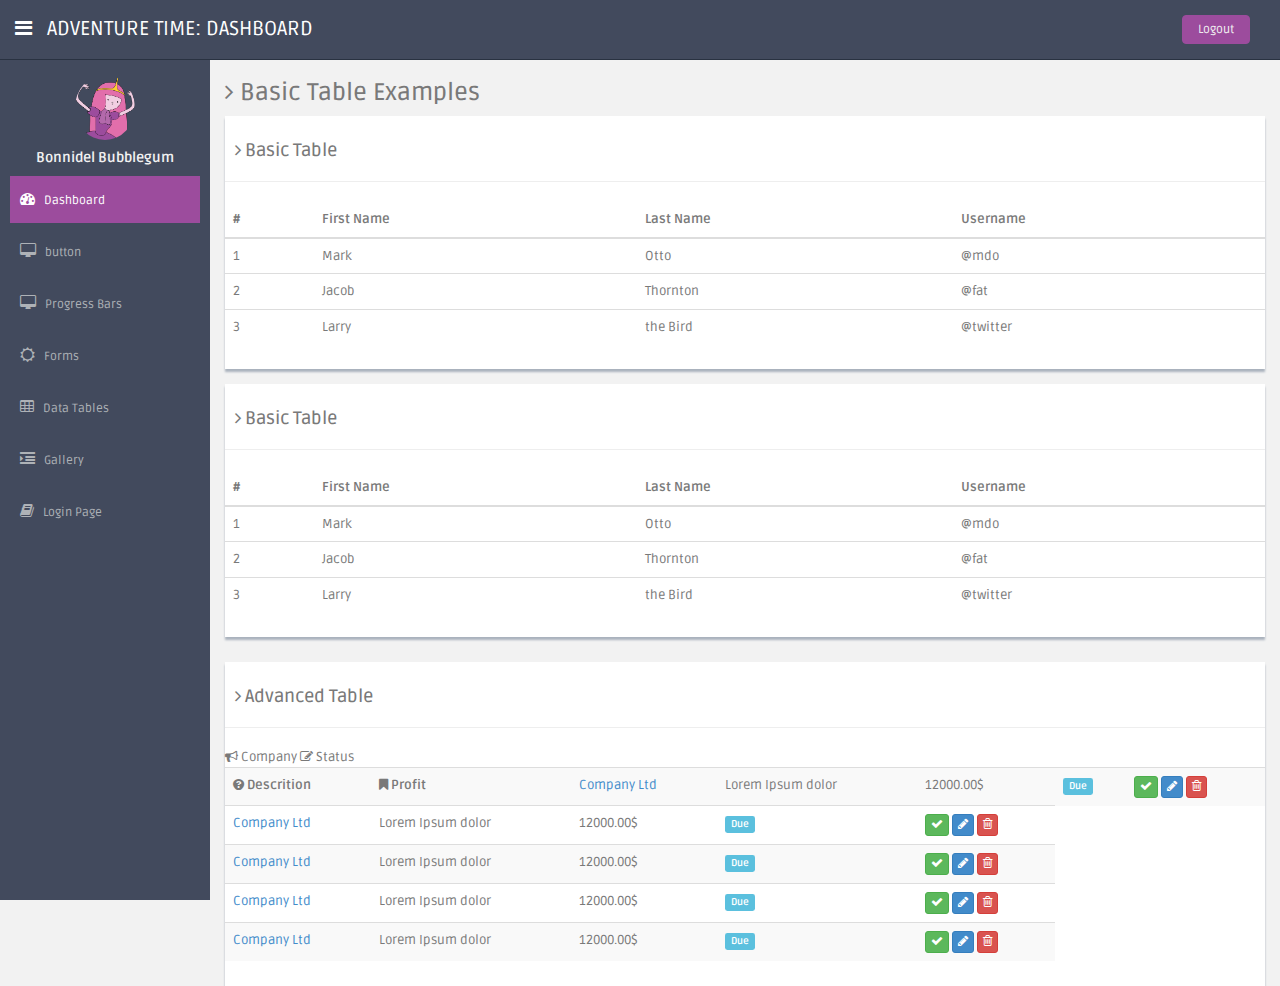
<file: basic_tables.html>
<!DOCTYPE html>
<html lang="en">
  <head>
    <meta charset="utf-8">
    <meta name="viewport" content="width=device-width, initial-scale=1.0">
    <meta name="description" content="">
    <meta name="author" content="Dashboard">
    <meta name="keyword" content="Dashboard, Bootstrap, Admin, Template, Theme, Responsive, Fluid, Retina">

    <title>Adventure time: Dashboard</title>

    <link href="css/bootstrap.css" rel="stylesheet">
    <link href="css/font-awesome.css" rel="stylesheet" />
    <link href="css/adventure-time-theme.css" rel="stylesheet">
    <link href="css/adventure-time-theme-responsive.css" rel="stylesheet">

    <!-- HTML5 shim and Respond.js IE8 support of HTML5 elements and media queries -->
    <!--[if lt IE 9]>
      <script src="https://oss.maxcdn.com/libs/html5shiv/3.7.0/html5shiv.js"></script>
      <script src="https://oss.maxcdn.com/libs/respond.js/1.4.2/respond.min.js"></script>
    <![endif]-->
  </head>

  <body>


      <section id="container" >
        <header class="header black-bg">
          <div class="sidebar-toggle-box">
            <div class="fa fa-bars tooltips" data-placement="right" data-original-title="Toggle Navigation"></div>
          </div>      
          <a href="dashboard.html" class="logo">
            <p class="hidden-xs">ADVENTURE TIME: DASHBOARD</p>
            <p class="visible-xs">ADV.TIME</p>
          </a>
          <div class="top-menu">
            <ul class="nav pull-right top-menu">
              <li><a class="logout" href="login.html">Logout</a></li>
            </ul>
          </div>
        </header>

          <div id="sidebar"  class="nav-collapse ">
            <ul class="sidebar-menu">
              <p class="text-center">
                <a href="profile.html">
                  <img src="img/profile_avatar.png" class="img-circle" width="60">
                </a>
              </p>
              <h5 class="text-center">Bonnidel Bubblegum</h5>
              <li class="sub-menu">
                <a class="active" href="dashboard.html">
                  <i class="fa fa-dashboard"></i>
                  <span>Dashboard</span>
                </a>
              </li>
              <li class="sub-menu">
                <a href="buttons.html">
                  <i class="fa fa-desktop"></i>
                  <span>button</span>
                </a>
              </li>

              <li class="sub-menu">
                <a href="progress.html">
                  <i class="fa fa-desktop"></i>
                  <span>Progress Bars</span>
                </a>  
              </li>

              <li class="sub-menu">
                <a href="form_component.html">
                  <i class="fa fa-sun-o"></i>
                  <span>Forms</span>
                </a>
              </li>

              <li class="sub-menu">
                <a href="basic_tables.html">
                  <i class="fa fa-table"></i>
                  <span>Data Tables</span>
                </a>
              </li>

              <li class="sub-menu">
                <a href="gallery.html">
                  <i class="fa fa-indent"></i>
                  <span>Gallery</span>
                </a>
              </li>

              <li class="sub-menu">
                <a href="login.html">
                  <i class="fa fa-book"></i>
                  <span>Login Page</span>
                </a>
              </li>
            </ul>

          </div>
        </section>


 <section id="main-content">
        <section class="wrapper">
          <h3><i class="fa fa-angle-right"></i> Basic Table Examples</h3>
          <div class="row">
            
            <div class="col-md-12">
              <div class="content-panel">
                <h4><i class="fa fa-angle-right"></i> Basic Table</h4>
                <hr>
                <table class="table">
                  <thead>
                    <tr>
                      <th>#</th>
                      <th>First Name</th>
                      <th>Last Name</th>
                      <th>Username</th>
                    </tr>
                  </thead>
                  <tbody>
                    <tr>
                      <td>1</td>
                      <td>Mark</td>
                      <td>Otto</td>
                      <td>@mdo</td>
                    </tr>
                    <tr>
                      <td>2</td>
                      <td>Jacob</td>
                      <td>Thornton</td>
                      <td>@fat</td>
                    </tr>
                    <tr>
                      <td>3</td>
                      <td>Larry</td>
                      <td>the Bird</td>
                      <td>@twitter</td>
                    </tr>
                  </tbody>
                </table>
              </div>
              </div>
              </div>
              </section>
              <div class="col-md-12">
              <div class="content-panel">
                <h4><i class="fa fa-angle-right"></i> Basic Table</h4>
                <hr>
                <table class="table">
                  <thead>
                    <tr>
                      <th>#</th>
                      <th>First Name</th>
                      <th>Last Name</th>
                      <th>Username</th>
                    </tr>
                  </thead>
                  <tbody>
                    <tr>
                      <td>1</td>
                      <td>Mark</td>
                      <td>Otto</td>
                      <td>@mdo</td>
                    </tr>
                    <tr>
                      <td>2</td>
                      <td>Jacob</td>
                      <td>Thornton</td>
                      <td>@fat</td>
                    </tr>
                    <tr>
                      <td>3</td>
                      <td>Larry</td>
                      <td>the Bird</td>
                      <td>@twitter</td>
                    </tr>
                  </tbody>
                </table>
              </div>
              
            
            <div class="row mt">
            <div class="col-md-12">
              <div class="content-panel">
                <table class="table table-striped table-advance table-hover">
                  <h4><i class="fa fa-angle-right"></i> Advanced Table</h4>
                  <hr>
                
                    
                      <i class="fa fa-bullhorn"></i> Company
                      <th class="hidden-phone"><i class="fa fa-question-circle"></i> Descrition</th>
                      <th><i class="fa fa-bookmark"></i> Profit</th>
                      <i class=" fa fa-edit"></i> Status</th>
                      
                    
                  
                      <td><a href="basic_table.html#">Company Ltd</a></td>
                      <td class="hidden-phone">Lorem Ipsum dolor</td>
                      <td>12000.00$ </td>
                      <td><span class="label label-info label-mini">Due</span></td>
                      <td>
                        <button class="btn btn-success btn-xs"><i class="fa fa-check"></i></button>
                        <button class="btn btn-primary btn-xs"><i class="fa fa-pencil"></i></button>
                        <button class="btn btn-danger btn-xs"><i class="fa fa-trash-o "></i></button>
                      </td>
                    </tr>
                    <tr>
                       <td><a href="basic_table.html#">Company Ltd</a></td>
                      <td class="hidden-phone">Lorem Ipsum dolor</td>
                      <td>12000.00$ </td>
                      <td><span class="label label-info label-mini">Due</span></td>
                      <td>
                        <button class="btn btn-success btn-xs"><i class="fa fa-check"></i></button>
                        <button class="btn btn-primary btn-xs"><i class="fa fa-pencil"></i></button>
                        <button class="btn btn-danger btn-xs"><i class="fa fa-trash-o "></i></button>
                      </td>
                    </tr>
                    <tr>
                       <td><a href="basic_table.html#">Company Ltd</a></td>
                      <td class="hidden-phone">Lorem Ipsum dolor</td>
                      <td>12000.00$ </td>
                      <td><span class="label label-info label-mini">Due</span></td>
                      <td>
                        <button class="btn btn-success btn-xs"><i class="fa fa-check"></i></button>
                        <button class="btn btn-primary btn-xs"><i class="fa fa-pencil"></i></button>
                        <button class="btn btn-danger btn-xs"><i class="fa fa-trash-o "></i></button>
                      </td>
                    </tr>
                    <tr>
                       <td><a href="basic_table.html#">Company Ltd</a></td>
                      <td class="hidden-phone">Lorem Ipsum dolor</td>
                      <td>12000.00$ </td>
                      <td><span class="label label-info label-mini">Due</span></td>
                      <td>
                        <button class="btn btn-success btn-xs"><i class="fa fa-check"></i></button>
                        <button class="btn btn-primary btn-xs"><i class="fa fa-pencil"></i></button>
                        <button class="btn btn-danger btn-xs"><i class="fa fa-trash-o "></i></button>
                      </td>
                    </tr>
                    <tr>
                       <td><a href="basic_table.html#">Company Ltd</a></td>
                      <td class="hidden-phone">Lorem Ipsum dolor</td>
                      <td>12000.00$ </td>
                      <td><span class="label label-info label-mini">Due</span></td>
                      <td>
                        <button class="btn btn-success btn-xs"><i class="fa fa-check"></i></button>
                        <button class="btn btn-primary btn-xs"><i class="fa fa-pencil"></i></button>
                        <button class="btn btn-danger btn-xs"><i class="fa fa-trash-o "></i></button>
                      </td>
                    </tr>
                    <tr>
                      </tr>
                      
                      </table>
                      </div>
                      </div>
                      </div>
                      </div>
                      </section>

    <!-- js placed at the end of the document so the pages load faster -->
    <script src="js/jquery.js"></script>
    <script src="js/bootstrap.min.js"></script>
    <script src="js/common-scripts.js"></script>
  </body>
</html>
</file>
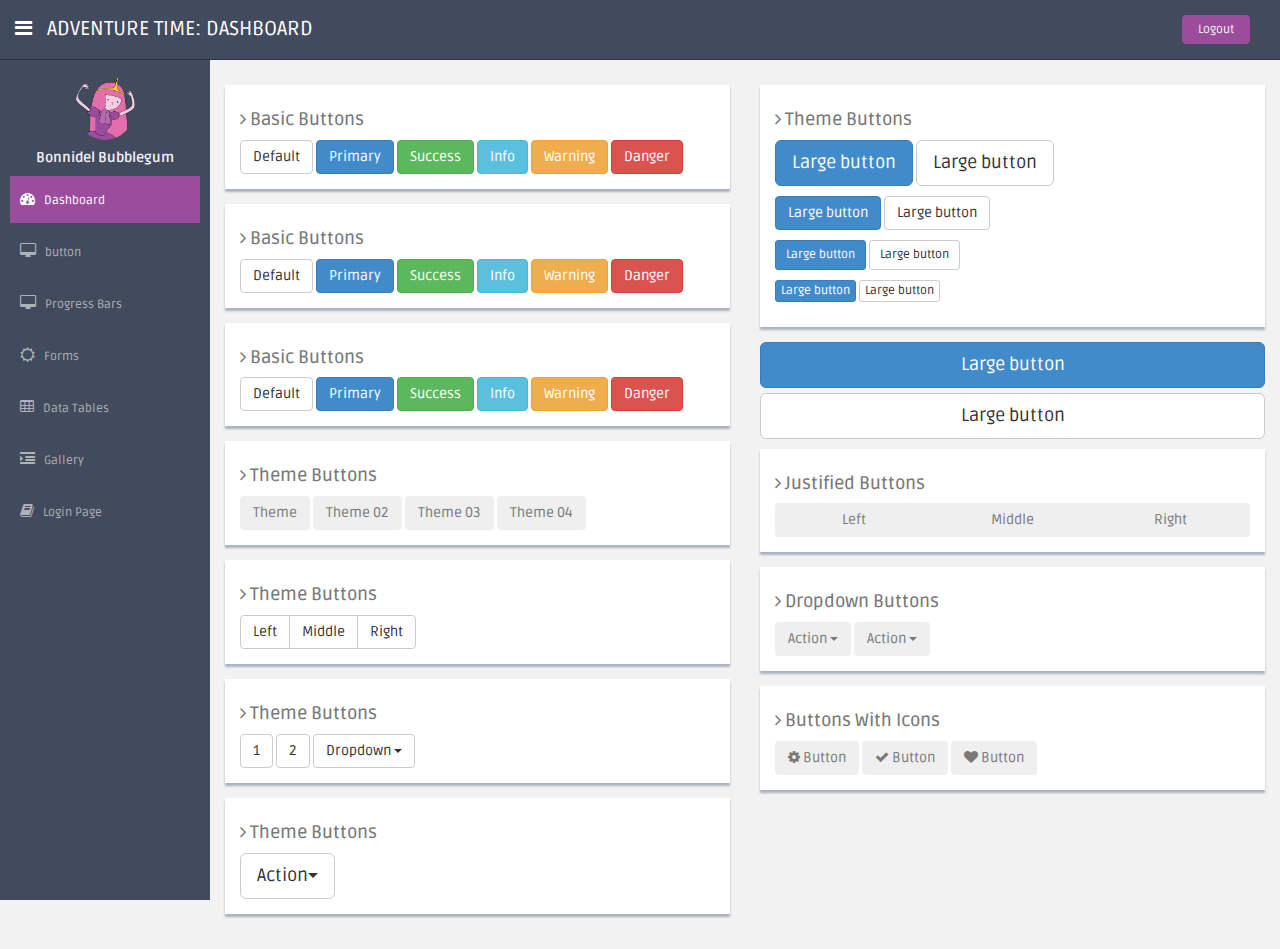
<file: buttons.html>
<!DOCTYPE html>
<html lang="en">
  <head>
    <meta charset="utf-8">
    <meta name="viewport" content="width=device-width, initial-scale=1.0">
    <meta name="description" content="">
    <meta name="author" content="Dashboard">
    <meta name="keyword" content="Dashboard, Bootstrap, Admin, Template, Theme, Responsive, Fluid, Retina">

    <title>Adventure time: Dashboard</title>

    <link href="css/bootstrap.css" rel="stylesheet">
    <link href="css/font-awesome.css" rel="stylesheet" />
    <link href="css/adventure-time-theme.css" rel="stylesheet">
    <link href="css/adventure-time-theme-responsive.css" rel="stylesheet">
    <!-- HTML5 shim and Respond.js IE8 support of HTML5 elements and media queries -->
    <!--[if lt IE 9]>
      <script src="https://oss.maxcdn.com/libs/html5shiv/3.7.0/html5shiv.js"></script>
      <script src="https://oss.maxcdn.com/libs/respond.js/1.4.2/respond.min.js"></script>
    <![endif]-->
  </head>

  <body>


      <section id="container" >
        <header class="header black-bg">
          <div class="sidebar-toggle-box">
            <div class="fa fa-bars tooltips" data-placement="right" data-original-title="Toggle Navigation"></div>
          </div>      
          <a href="dashboard.html" class="logo">
            <p class="hidden-xs">ADVENTURE TIME: DASHBOARD</p>
            <p class="visible-xs">ADV.TIME</p>
          </a>
          <div class="top-menu">
            <ul class="nav pull-right top-menu">
              <li><a class="logout" href="login.html">Logout</a></li>
            </ul>
          </div>
        </header>

          <div id="sidebar"  class="nav-collapse ">
            <ul class="sidebar-menu">
              <p class="text-center">
                <a href="profile.html">
                  <img src="img/profile_avatar.png" class="img-circle" width="60">
                </a>
              </p>
              <h5 class="text-center">Bonnidel Bubblegum</h5>
              <li class="sub-menu">
                <a class="active" href="dashboard.html">
                  <i class="fa fa-dashboard"></i>
                  <span>Dashboard</span>
                </a>
              </li>
              <li class="sub-menu">
                <a href="buttons.html">
                  <i class="fa fa-desktop"></i>
                  <span>button</span>
                </a>
              </li>

              <li class="sub-menu">
                <a href="progress.html">
                  <i class="fa fa-desktop"></i>
                  <span>Progress Bars</span>
                </a>  
              </li>

              <li class="sub-menu">
                <a href="form_component.html">
                  <i class="fa fa-sun-o"></i>
                  <span>Forms</span>
                </a>
              </li>

              <li class="sub-menu">
                <a href="basic_tables.html">
                  <i class="fa fa-table"></i>
                  <span>Data Tables</span>
                </a>
              </li>

              <li class="sub-menu">
                <a href="gallery.html">
                  <i class="fa fa-indent"></i>
                  <span>Gallery</span>
                </a>
              </li>

              <li class="sub-menu">
                <a href="login.html">
                  <i class="fa fa-book"></i>
                  <span>Login Page</span>
                </a>
              </li>
            </ul>

          </div>
        </section>







  	<section id="main-content">
          <section class="wrapper">
          <div class="row mt">
            <div class="col-lg-6">
              <!-- BASIC BUTTONS -->
              <div class="showback">
                <h4><i class="fa fa-angle-right"></i> Basic Buttons</h4>
            <button type="button" class="btn btn-default">Default</button>
            <button type="button" class="btn btn-primary">Primary</button>
            <button type="button" class="btn btn-success">Success</button>
            <button type="button" class="btn btn-info">Info</button>
            <button type="button" class="btn btn-warning">Warning</button>
            <button type="button" class="btn btn-danger">Danger</button>
            </div>
             <div class="showback">
                <h4><i class="fa fa-angle-right"></i> Basic Buttons</h4>
            <button type="button" class="btn btn-default">Default</button>
            <button type="button" class="btn btn-primary">Primary</button>
            <button type="button" class="btn btn-success">Success</button>
            <button type="button" class="btn btn-info">Info</button>
            <button type="button" class="btn btn-warning">Warning</button>
            <button type="button" class="btn btn-danger">Danger</button>
            </div>

             <div class="showback">
                <h4><i class="fa fa-angle-right"></i> Basic Buttons</h4>
            <button type="button" class="btn btn-default">Default</button>
            <button type="button" class="btn btn-primary">Primary</button>
            <button type="button" class="btn btn-success">Success</button>
            <button type="button" class="btn btn-info">Info</button>
            <button type="button" class="btn btn-warning">Warning</button>
            <button type="button" class="btn btn-danger">Danger</button>
            </div>

           <div class="showback">
                <h4><i class="fa fa-angle-right"></i> Theme Buttons</h4>
            <!-- Standard button -->
            <button type="button" class="btn btn-theme">Theme</button>
            <button type="button" class="btn btn-theme02">Theme 02</button>
            <button type="button" class="btn btn-theme03">Theme 03</button>
            <button type="button" class="btn btn-theme04">Theme 04</button>
            </div>

            <div class="showback">
            <h4><i class="fa fa-angle-right"></i> Theme Buttons</h4>
            	<div class="btn-group" role="group">
            	<button type="button" class="btn btn-default">Left</button>
            	<button type="button" class="btn btn-default">Middle</button>
            	<button type="button" class="btn btn-default">Right</button>
            	</div>
            </div>


            <div class="showback">
            <h4><i class="fa fa-angle-right"></i> Theme Buttons</h4>
  			     <button type="button" class="btn btn-default">1</button>
  			     <button type="button" class="btn btn-default">2</button>

  			<div class="btn-group" role="group">
   			<button type="button" class="btn btn-default dropdown-toggle" data-toggle="dropdown" aria-haspopup="true" aria-expanded="false"> Dropdown
     		<span class="caret"></span>
    		</button>
    		<ul class="dropdown-menu">
      		<li><a href="#">Dropdown link</a></li>
      		<li><a href="#">Dropdown link</a></li>
    		</ul>
  			</div>
			</div>

			<div class="showback">
            <h4><i class="fa fa-angle-right"></i> Theme Buttons</h4>
            <div class="btn-group">
  			<button class="btn btn-default btn-lg dropdown-toggle" type="button" data-toggle="dropdown" aria-haspopup="true" aria-expanded="false">
   			Action<span class="caret"></span>
  			</button>
  			</div>
  			</div>
  			</div>
  			<div class="col-lg-6">
  			<div class="showback">
            <h4><i class="fa fa-angle-right"></i> Theme Buttons</h4>
            <p>
              <button type="button" class="btn btn-primary btn-lg">Large button</button>
              <button type="button" class="btn btn-default btn-lg">Large button</button>
            </p>

            <p>
              <button type="button" class="btn btn-primary btn-">Large button</button>
              <button type="button" class="btn btn-default btn-">Large button</button>
            </p>

            <p>
              <button type="button" class="btn btn-primary btn-sm">Large button</button>
              <button type="button" class="btn btn-default btn-sm">Large button</button>
            </p>

            <p>
              <button type="button" class="btn btn-primary btn-xs">Large button</button>
              <button type="button" class="btn btn-default btn-xs">Large button</button>
            </p>
  			</div>

  			<p>
              <button type="button" class="btn btn-primary btn-lg btn-block">Large button</button>
              <button type="button" class="btn btn-default btn-lg btn-block">Large button</button>
            </p>
           
            <div class="showback">
                <h4><i class="fa fa-angle-right"></i> Justified Buttons</h4>
            <div class="btn-group btn-group-justified">
              <div class="btn-group">
                <button type="button" class="btn btn-theme">Left</button>
              </div>
              <div class="btn-group">
                <button type="button" class="btn btn-theme">Middle</button>
              </div>
              <div class="btn-group">
                <button type="button" class="btn btn-theme">Right</button>
              </div>
            </div>  
            </div>   

            <div class="showback">
                <h4><i class="fa fa-angle-right"></i> Dropdown Buttons</h4>
                <!-- Single button -->
            <div class="btn-group">
              <button type="button" class="btn btn-theme dropdown-toggle" data-toggle="dropdown">
                Action <span class="caret"></span>
              </button>
              <ul class="dropdown-menu" role="menu">
                <li><a href="#">Action</a></li>
                <li><a href="#">Another action</a></li>
                <li><a href="#">Something else here</a></li>
                <li class="divider"></li>
                <li><a href="#">Separated link</a></li>
              </ul>
            </div>

            <div class="btn-group">
              <button type="button" class="btn btn-theme dropdown-toggle" data-toggle="dropdown">
                Action <span class="caret"></span>
              </button>
              <ul class="dropdown-menu" role="menu">
                <li><a href="#">Action</a></li>
                <li><a href="#">Another action</a></li>
                <li><a href="#">Something else here</a></li>
                <li class="divider"></li>
                <li><a href="#">Separated link</a></li>
              </ul>
            </div>
            </div>
       

            <div class="showback">
                <h4><i class="fa fa-angle-right"></i> Buttons With Icons</h4>
            <button type="button" class="btn btn-theme"><i class="fa fa-cog"></i> Button</button>
            <button type="button" class="btn btn-theme02"><i class="fa fa-check"></i> Button</button>
            <button type="button" class="btn btn-theme04"><i class="fa fa-heart"></i> Button</button>
              </div>


 
    <!-- js placed at the end of the document so the pages load faster -->
    <script src="js/jquery.js"></script>
    <script src="js/bootstrap.min.js"></script>
    <script src="js/common-scripts.js"></script>
  </body>
</html>
</file>
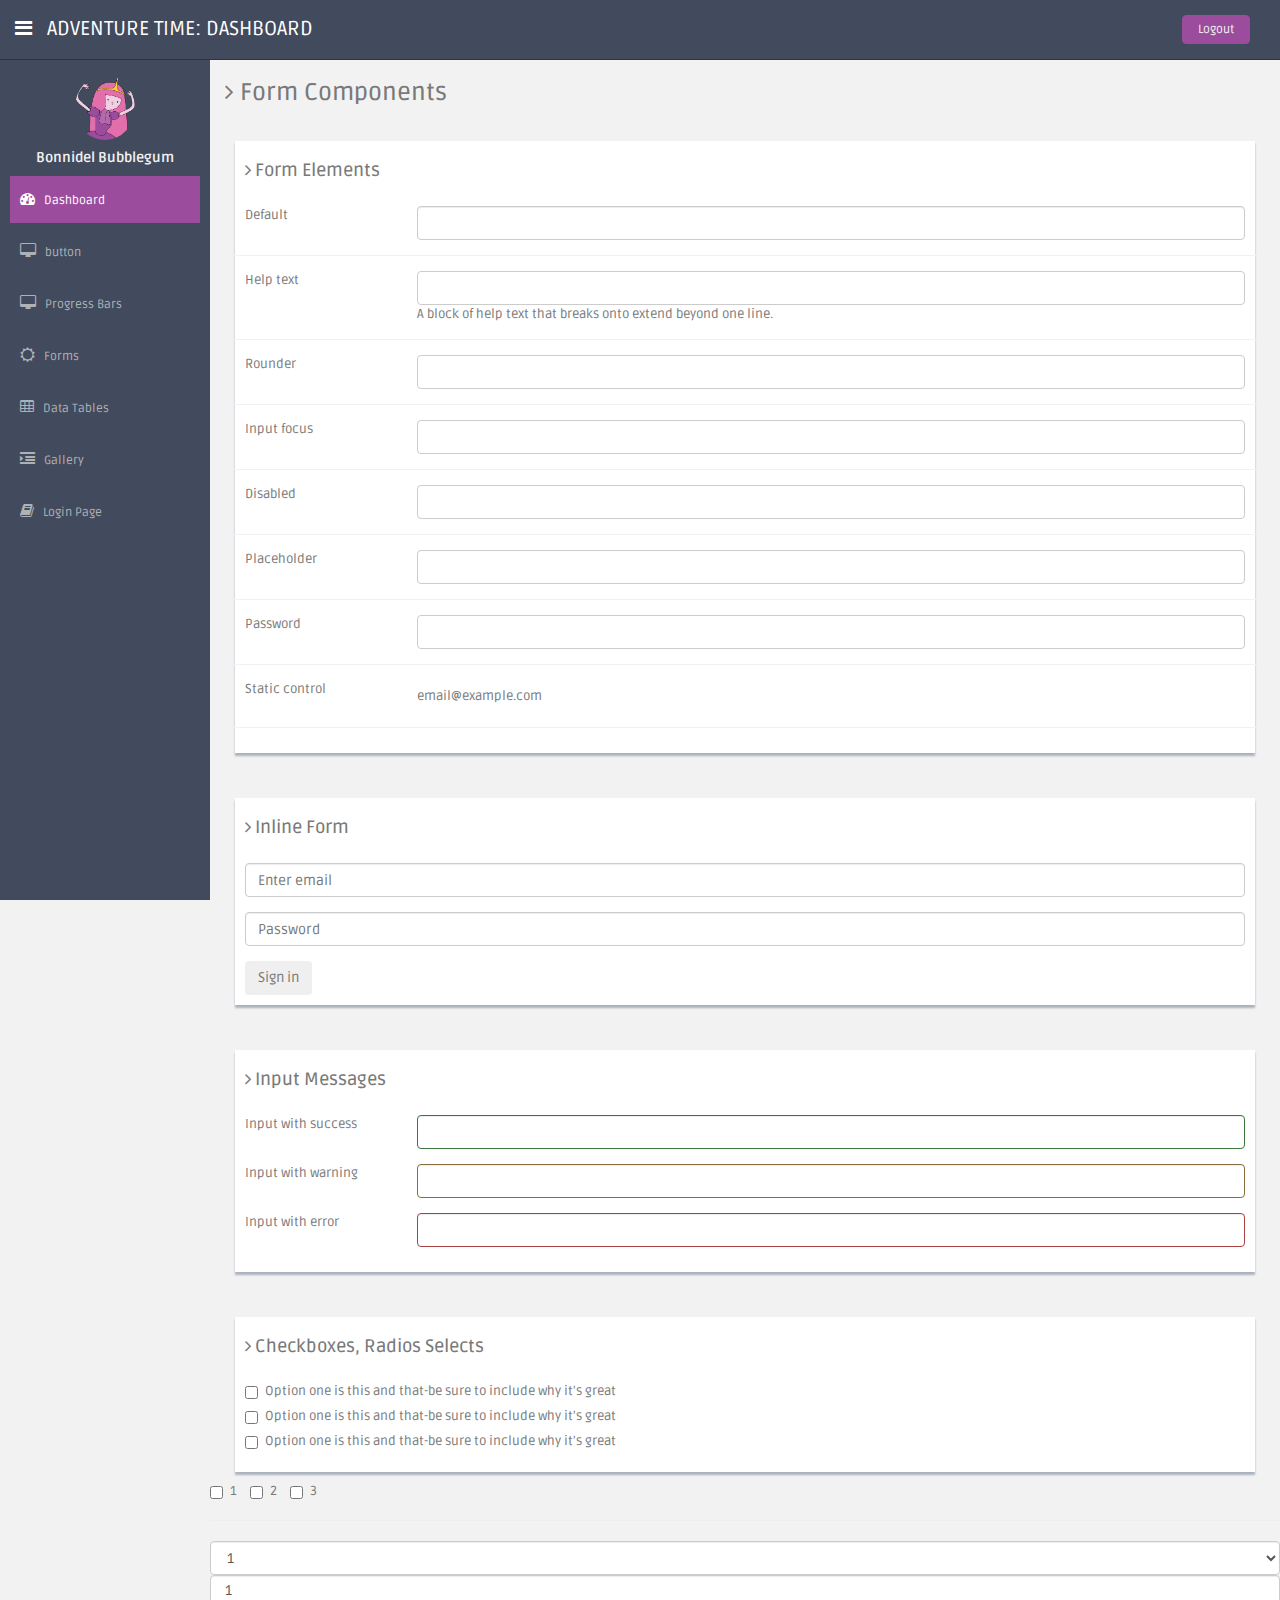
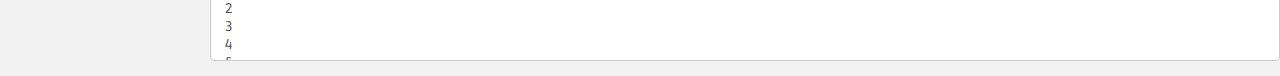
<file: form_component.html>
<!DOCTYPE html>
<html lang="en">
  <head>
    <meta charset="utf-8">
    <meta name="viewport" content="width=device-width, initial-scale=1.0">
    <meta name="description" content="">
    <meta name="author" content="Dashboard">
    <meta name="keyword" content="Dashboard, Bootstrap, Admin, Template, Theme, Responsive, Fluid, Retina">

    <title>Adventure time: Dashboard</title>

    <link href="css/bootstrap.css" rel="stylesheet">
    <link href="css/font-awesome.css" rel="stylesheet" />
    <link href="css/adventure-time-theme.css" rel="stylesheet">
    <link href="css/adventure-time-theme-responsive.css" rel="stylesheet">

    <!-- HTML5 shim and Respond.js IE8 support of HTML5 elements and media queries -->
    <!--[if lt IE 9]>
      <script src="https://oss.maxcdn.com/libs/html5shiv/3.7.0/html5shiv.js"></script>
      <script src="https://oss.maxcdn.com/libs/respond.js/1.4.2/respond.min.js"></script>
    <![endif]-->
  </head>
  <body>



      <section id="container" >
        <header class="header black-bg">
          <div class="sidebar-toggle-box">
            <div class="fa fa-bars tooltips" data-placement="right" data-original-title="Toggle Navigation"></div>
          </div>      
          <a href="dashboard.html" class="logo">
            <p class="hidden-xs">ADVENTURE TIME: DASHBOARD</p>
            <p class="visible-xs">ADV.TIME</p>
          </a>
          <div class="top-menu">
            <ul class="nav pull-right top-menu">
              <li><a class="logout" href="login.html">Logout</a></li>
            </ul>
          </div>
        </header>

          <div id="sidebar"  class="nav-collapse ">
            <ul class="sidebar-menu">
              <p class="text-center">
                <a href="profile.html">
                  <img src="img/profile_avatar.png" class="img-circle" width="60">
                </a>
              </p>
              <h5 class="text-center">Bonnidel Bubblegum</h5>
              <li class="sub-menu">
                <a class="active" href="dashboard.html">
                  <i class="fa fa-dashboard"></i>
                  <span>Dashboard</span>
                </a>
              </li>
              <li class="sub-menu">
                <a href="buttons.html">
                  <i class="fa fa-desktop"></i>
                  <span>button</span>
                </a>
              </li>

              <li class="sub-menu">
                <a href="progress.html">
                  <i class="fa fa-desktop"></i>
                  <span>Progress Bars</span>
                </a>  
              </li>

              <li class="sub-menu">
                <a href="form_component.html">
                  <i class="fa fa-sun-o"></i>
                  <span>Forms</span>
                </a>
              </li>

              <li class="sub-menu">
                <a href="basic_tables.html">
                  <i class="fa fa-table"></i>
                  <span>Data Tables</span>
                </a>
              </li>

              <li class="sub-menu">
                <a href="gallery.html">
                  <i class="fa fa-indent"></i>
                  <span>Gallery</span>
                </a>
              </li>

              <li class="sub-menu">
                <a href="login.html">
                  <i class="fa fa-book"></i>
                  <span>Login Page</span>
                </a>
              </li>
            </ul>

          </div>
        </section>
      



      <section id="main-content">
        <section class="wrapper">
          <h3><i class="fa fa-angle-right"></i> Form Components</h3>

          <div class="row mt">
            <div class="col-lg-12">
              <div class="form-panel">
                <h4 class="mb"><i class="fa fa-angle-right"></i> Form Elements</h4>
                <form class="form-horizontal style-form" method="get">
                  <div class="form-group">
                    <div class="col-sm-2 ">Default</div>
                    <div class="col-sm-10">
                      <input type="text" class="form-control">
                    </div>
                  </div>
                  <div class="form-group">
                    <div class="col-sm-2 ">Help text</div>
                    <div class="col-sm-10">
                      <input type="text" class="line">
                      <span>A block of help text that breaks onto  extend beyond one line.</span>
                    </div>
                  </div>
                  <div class="form-group">
                    <label class="col-sm-2">Rounder</label>
                    <div class="col-sm-10">
                      <input type="text" class="line">
                    </div>
                  </div>
                  <div class="form-group">
                    <label class="col-sm-2">Input focus</label>
                    <div class="col-sm-10">
                      <input class="line" type="text">
                    </div>
                  </div>
                  <div class="form-group">
                    <label class="col-sm-2">Disabled</label>
                    <div class="col-sm-10">
                      <input class="line" type="text">
                    </div>
                  </div>
                  <div class="form-group">
                    <label class="col-sm-2">Placeholder</label>
                    <div class="col-sm-10">
                      <input type="text"  class="line">
                    </div>
                  </div>
                  <div class="form-group">
                    <label class="col-sm-2">Password</label>
                    <div class="col-sm-10">
                      <input class="line"  type="text" >
                    </div>
                  </div>
                  <div class="form-group">
                    <label class="col-lg-2">Static control</label>
                    <div class="col-lg-10">
                      <p class="form-control-static">email@example.com</p>
                    </div>
                  </div>
                </form>
              </div>
              </div>
              </div>



              <div class="row mt">
                <div class="col-lg-12">
                  <div class="form-panel">
                    <h4 class="mb"><i class="fa fa-angle-right"></i> Inline Form</h4>
                  
                      <div class="form-group">
                        <input type="email" class="form-control"placeholder="Enter email">
                      </div>
                      <div class="form-group">
                        <input type="password" class="form-control" placeholder="Password">
                      </div>
                      <button type="submit" class="btn btn-theme">Sign in</button>
                  
                  </div>
                </div>
              </div>

              <div class="row mt">
                <div class="col-lg-12">
                  <div class="form-panel">
                    <h4 class="mb"><i class="fa fa-angle-right"></i> Input Messages</h4>
                    <form class="form-horizontal tasi-form">
                      <div class="form-group has-success">
                        <label class="col-sm-2" >Input with success</label>
                        <div class="col-lg-10">
                          <input type="text" class="form-control">
                        </div>
                      </div>
                      <div class="form-group has-warning">
                        <label class="col-sm-2 ">Input with warning</label>
                        <div class="col-lg-10">
                          <input type="text" class="form-control">
                        </div>
                      </div>
                      <div class="form-group has-error">
                        <label class="col-sm-2" >Input with error</label>
                        <div class="col-lg-10">
                          <input type="text" class="form-control">
                        </div>
                      </div>
                    </form>
                  </div>
                  </div>
                  </div>


                  <div class="row mt">
                    <div class="col-lg-12">
                      <div class="form-panel">
                      <h4 class="mb"><i class="fa fa-angle-right"></i> Checkboxes, Radios Selects</h4>
                        <div class="checkbox">
                          <label>
                            <input type="checkbox">
                            Option one is this and that-be sure to include why it's great
                          </label>
                        </div>

                         <div class="checkbox">
                          <label>
                            <input type="checkbox">
                            Option one is this and that-be sure to include why it's great
                          </label>
                        </div>

                        <div class="checkbox">
                          <label>
                            <input type="checkbox">
                            Option one is this and that-be sure to include why it's great
                          </label>
                        </div>
                        </div>
                        </div>
                        <hr>
                        <label class="checkbox-inline">
                          <input type="checkbox" value="option1"> 1
                        </label>
                        <label class="checkbox-inline">
                          <input type="checkbox" value="option2"> 2
                        </label>
                        <label class="checkbox-inline">
                          <input type="checkbox" value="option3"> 3
                        </label>


                        <hr>
                        <select class="form-control">
                          <option>1</option>
                          <option>2</option>
                          <option>3</option>
                          <option>4</option>
                          <option>5</option>
                        </select>

                        <select multiple class="form-control">
                          <option>1</option>
                          <option>2</option>
                          <option>3</option>
                          <option>4</option>
                          <option>5</option>
                        </select>       

    <!-- js placed at the end of the document so the pages load faster -->
    <script src="js/jquery.js"></script>
    <script src="js/bootstrap.min.js"></script>
    <script src="js/common-scripts.js"></script>
  </body>
</html>
</file>
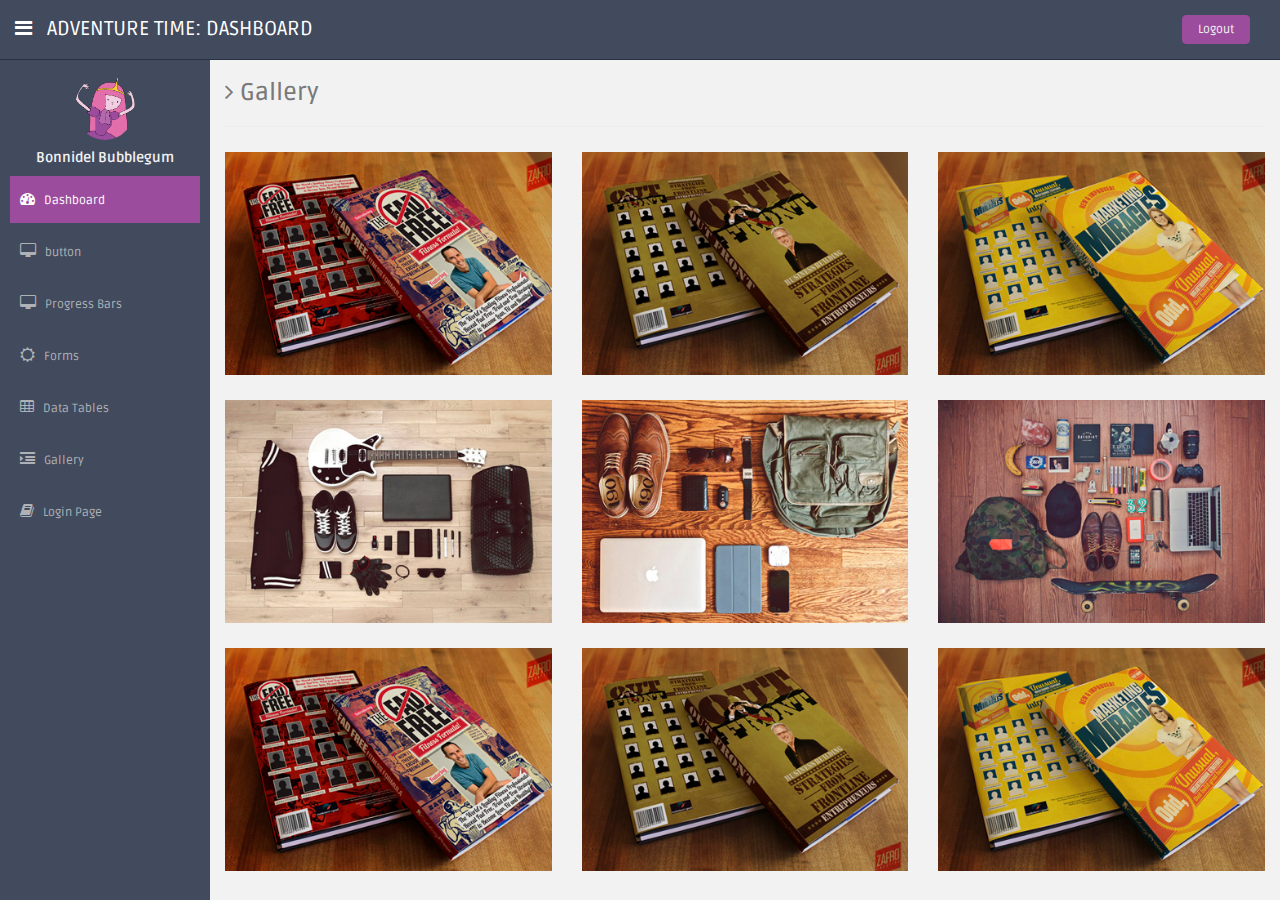
<file: gallery.html>
<!DOCTYPE html>
<html lang="en">
  <head>
    <meta charset="utf-8">
    <meta name="viewport" content="width=device-width, initial-scale=1.0">
    <meta name="description" content="">
    <meta name="author" content="Dashboard">
    <meta name="keyword" content="Dashboard, Bootstrap, Admin, Template, Theme, Responsive, Fluid, Retina">

    <title>Adventure time: Dashboard</title>

    <link href="css/bootstrap.css" rel="stylesheet">
    <link href="css/font-awesome.css" rel="stylesheet" />
    <link href="css/adventure-time-theme.css" rel="stylesheet">
    <link href="css/adventure-time-theme-responsive.css" rel="stylesheet">

    <!-- HTML5 shim and Respond.js IE8 support of HTML5 elements and media queries -->
    <!--[if lt IE 9]>
      <script src="https://oss.maxcdn.com/libs/html5shiv/3.7.0/html5shiv.js"></script>
      <script src="https://oss.maxcdn.com/libs/respond.js/1.4.2/respond.min.js"></script>
    <![endif]-->
  </head>

  <body>


      <section id="container" >
        <header class="header black-bg">
          <div class="sidebar-toggle-box">
            <div class="fa fa-bars tooltips" data-placement="right" data-original-title="Toggle Navigation"></div>
          </div>      
          <a href="dashboard.html" class="logo">
            <p class="hidden-xs">ADVENTURE TIME: DASHBOARD</p>
            <p class="visible-xs">ADV.TIME</p>
          </a>
          <div class="top-menu">
            <ul class="nav pull-right top-menu">
              <li><a class="logout" href="login.html">Logout</a></li>
            </ul>
          </div>
        </header>

          <div id="sidebar"  class="nav-collapse ">
            <ul class="sidebar-menu">
              <p class="text-center">
                <a href="profile.html">
                  <img src="img/profile_avatar.png" class="img-circle" width="60">
                </a>
              </p>
              <h5 class="text-center">Bonnidel Bubblegum</h5>
              <li class="sub-menu">
                <a class="active" href="dashboard.html">
                  <i class="fa fa-dashboard"></i>
                  <span>Dashboard</span>
                </a>
              </li>
              <li class="sub-menu">
                <a href="buttons.html">
                  <i class="fa fa-desktop"></i>
                  <span>button</span>
                </a>
              </li>

              <li class="sub-menu">
                <a href="progress.html">
                  <i class="fa fa-desktop"></i>
                  <span>Progress Bars</span>
                </a>  
              </li>

              <li class="sub-menu">
                <a href="form_component.html">
                  <i class="fa fa-sun-o"></i>
                  <span>Forms</span>
                </a>
              </li>

              <li class="sub-menu">
                <a href="basic_tables.html">
                  <i class="fa fa-table"></i>
                  <span>Data Tables</span>
                </a>
              </li>

              <li class="sub-menu">
                <a href="gallery.html">
                  <i class="fa fa-indent"></i>
                  <span>Gallery</span>
                </a>
              </li>

              <li class="sub-menu">
                <a href="login.html">
                  <i class="fa fa-book"></i>
                  <span>Login Page</span>
                </a>
              </li>
            </ul>
          </div>
        </section>

  <section id="main-content">
  <div class="fotos">
        <section class="wrapper site-min-height">
          <h3><i class="fa fa-angle-right"></i> Gallery</h3>
          <hr>
          <div class="row mt">
            <div class="col-lg-4 ">
             <img src="img/portfolio/port01.jpg" alt="">
             </div>
            
             <div class="col-lg-4">
              <img  src="img/portfolio/port02.jpg" alt="">
              </div>

             <div class="col-lg-4">
              <img src="img/portfolio/port03.jpg" alt="">
              </div>
            </div>

            <div class="row mt">
            <div class="col-lg-4">
             <img src="img/portfolio/port04.jpg" alt="">
             </div>


              <div class="col-lg-4">
              <img  src="img/portfolio/port05.jpg" alt="">
            </div>

            <div class="col-lg-4">
              <img  src="img/portfolio/port06.jpg" alt="">
            </div>
            </div>


             <div class="row mt">
            <div class="col-lg-4 ">
             <img src="img/portfolio/port01.jpg" alt="">
             </div>
            
             <div class="col-lg-4">
              <img  src="img/portfolio/port02.jpg" alt="">
              </div>

             <div class="col-lg-4">
              <img src="img/portfolio/port03.jpg" alt="">
              </div>
            </div>
            </section>
            </div>
            </section>




    <!-- js placed at the end of the document so the pages load faster -->
    <script src="js/jquery.js"></script>
    <script src="js/bootstrap.min.js"></script>
    <script src="js/common-scripts.js"></script>
  </body>
</html>
</file>
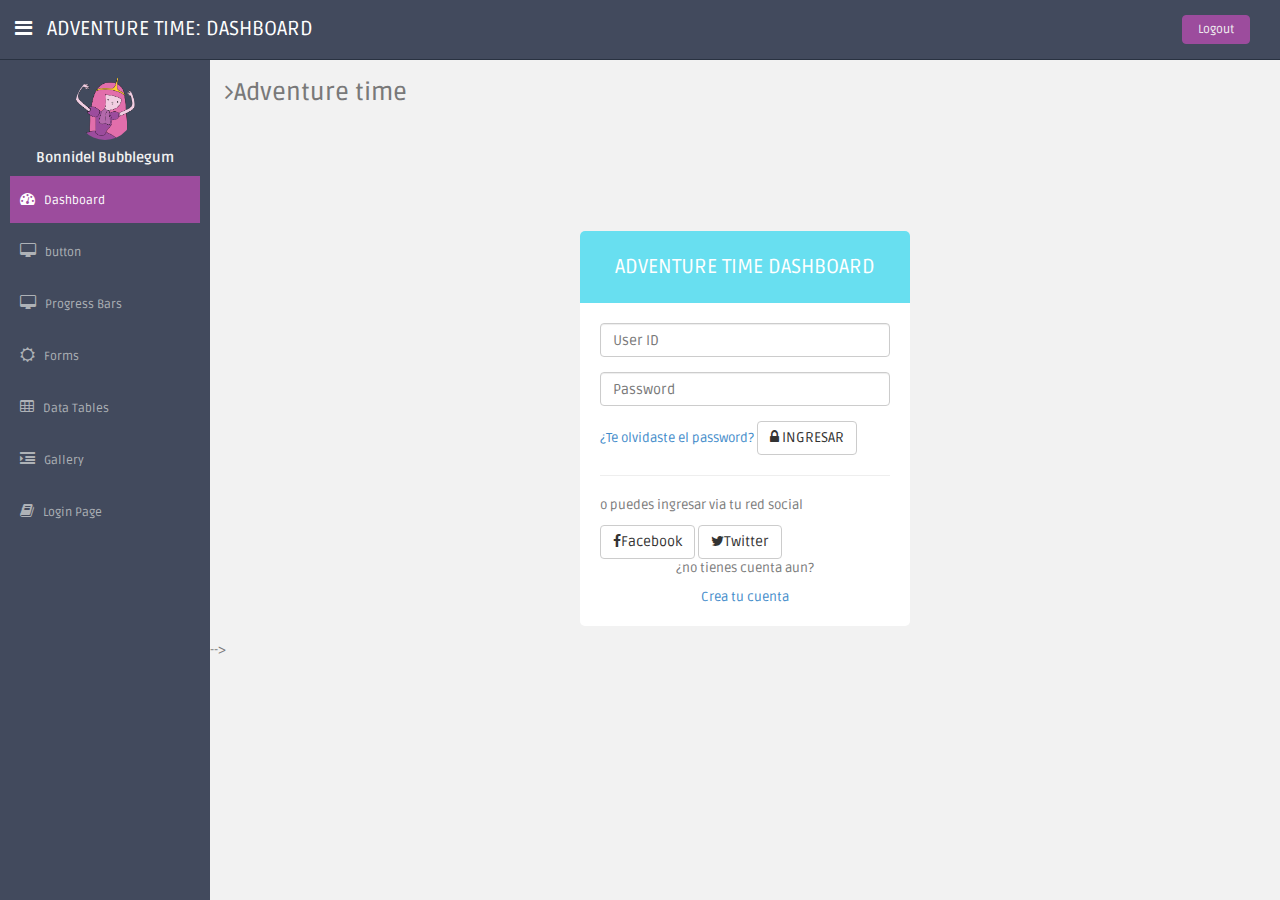
<file: login.html>
<!DOCTYPE html>
<html lang="en">
<head>
	<meta charset="utf-8">
	<meta name="viewport" content="width=device-width, initial-scale=1.0">
	<meta name="description" content="">
	<meta name="author" content="Dashboard">
	<meta name="keyword" content="Dashboard, Bootstrap, Admin, Template, Theme, Responsive, Fluid, Retina">

	<title>Adventure time: Dashboard</title>

	<link href="css/bootstrap.css" rel="stylesheet">
	<link href="css/font-awesome.css" rel="stylesheet" />
  <link href="css/adventure-time-theme.css" rel="stylesheet">
  <link href="css/adventure-time-theme-responsive.css" rel="stylesheet">

	<!-- HTML5 shim and Respond.js IE8 support of HTML5 elements and media queries -->
    <!--[if lt IE 9]>
      <script src="https://oss.maxcdn.com/libs/html5shiv/3.7.0/html5shiv.js"></script>
      <script src="https://oss.maxcdn.com/libs/respond.js/1.4.2/respond.min.js"></script>
      <![endif]-->
  </head>

  <body>

       <section id="container" >
        <header class="header black-bg">
          <div class="sidebar-toggle-box">
            <div class="fa fa-bars tooltips" data-placement="right" data-original-title="Toggle Navigation"></div>
          </div>      
          <a href="dashboard.html" class="logo">
            <p class="hidden-xs">ADVENTURE TIME: DASHBOARD</p>
            <p class="visible-xs">ADV.TIME</p>
          </a>
          <div class="top-menu">
            <ul class="nav pull-right top-menu">
              <li><a class="logout" href="login.html">Logout</a></li>
            </ul>
          </div>
        </header>

          <div id="sidebar"  class="nav-collapse ">
            <ul class="sidebar-menu">
              <p class="text-center">
                <a href="profile.html">
                  <img src="img/profile_avatar.png" class="img-circle" width="60">
                </a>
              </p>
              <h5 class="text-center">Bonnidel Bubblegum</h5>
              <li class="sub-menu">
                <a class="active" href="dashboard.html">
                  <i class="fa fa-dashboard"></i>
                  <span>Dashboard</span>
                </a>
              </li>
              <li class="sub-menu">
                <a href="buttons.html">
                  <i class="fa fa-desktop"></i>
                  <span>button</span>
                </a>
              </li>

              <li class="sub-menu">
                <a href="progress.html">
                  <i class="fa fa-desktop"></i>
                  <span>Progress Bars</span>
                </a>  
              </li>

              <li class="sub-menu">
                <a href="form_component.html">
                  <i class="fa fa-sun-o"></i>
                  <span>Forms</span>
                </a>
              </li>

              <li class="sub-menu">
                <a href="basic_tables.html">
                  <i class="fa fa-table"></i>
                  <span>Data Tables</span>
                </a>
              </li>

              <li class="sub-menu">
                <a href="gallery.html">
                  <i class="fa fa-indent"></i>
                  <span>Gallery</span>
                </a>
              </li>

              <li class="sub-menu">
                <a href="login.html">
                  <i class="fa fa-book"></i>
                  <span>Login Page</span>
                </a>
              </li>
            </ul>
          </div>
          </section>

          
            <section id="main-content">
        <section class="wrapper">
        <h3><i class="fa fa-angle-right"></i>Adventure time</h3>
          <div class="row mt">
            <div class="col-lg-12">
              <div class="form-login">
              <h2 class="form-login-heading">ADVENTURE TIME DASHBOARD</h2>
              <div class="login-wrap">
                <div class="form-group">
                  <input type="email" class="form-control" id="exampleInputEmail1" placeholder="User ID">
                </div>
                <div class="form-group">
                <input type="email" class="form-control" id="exampleInputEmail1" placeholder="Password">
                </div>
              <a class="password" href="">¿Te olvidaste el password?</a>
  
              <button class="btn btn-default" type="submit"><i class="fa fa-lock"></i>
              INGRESAR</button>
              <hr>
              <p>o puedes ingresar via tu red social</p>
              <div class="botones">
              <button class="btn btn-default" type="submit">
              <i class="fa fa-facebook"></i>Facebook</button>

             <button class="btn btn-default" type="submit">
             <i class="fa fa-twitter"></i>Twitter</button>
             </div>
            <div class="registration">
            <p>¿no tienes cuenta aun?</p>
            <a href="">Crea tu cuenta</a>
            </div>
            </div>
            </div>
            </div>
            </div>
            </section>
              


 -->
  	<!-- js placed at the end of the document so the pages load faster -->
  	<script src="js/jquery.js"></script>
  	<script src="js/bootstrap.min.js"></script>
  </body>
</html>
</file>
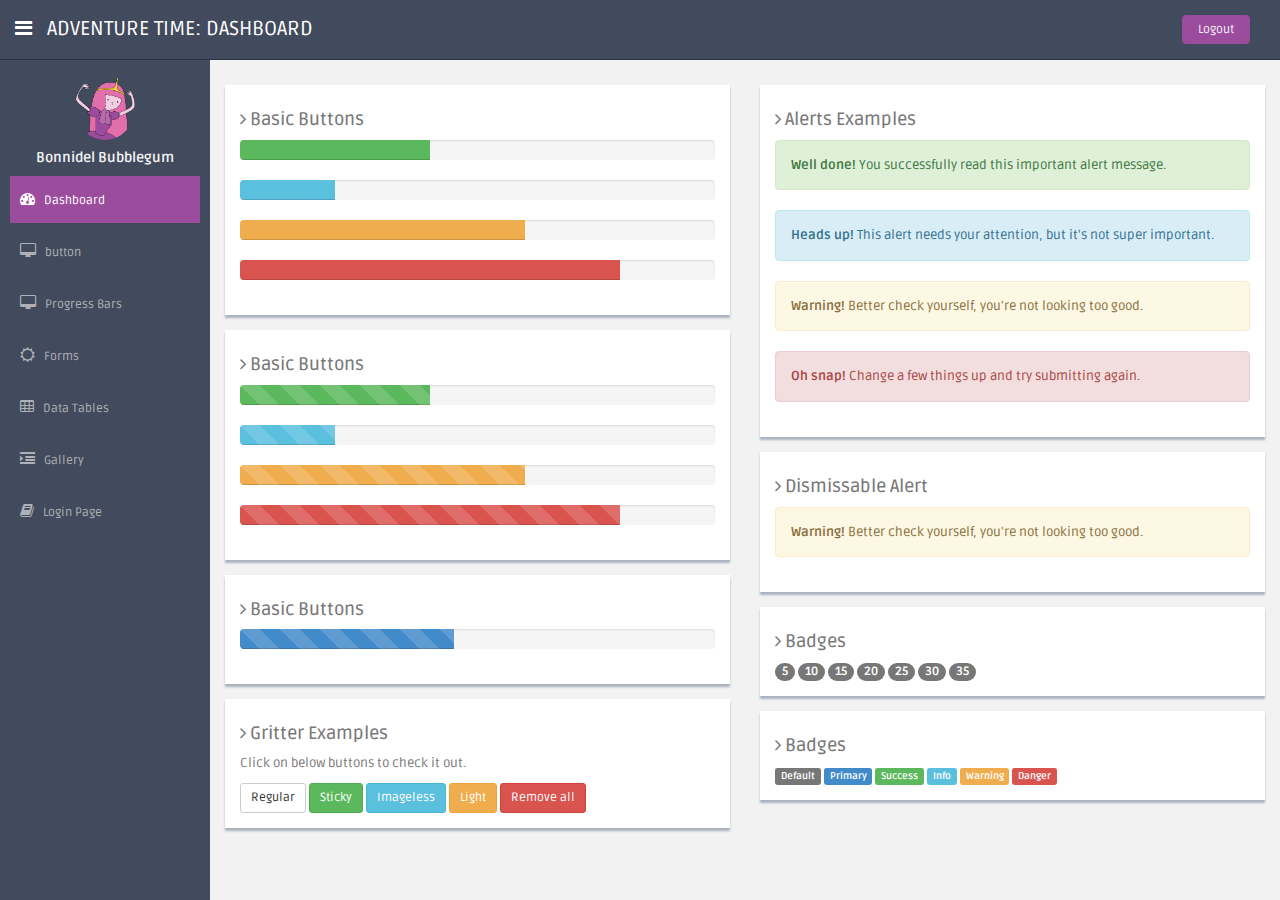
<file: progress.html>
<!DOCTYPE html>
<html lang="en">
  <head>
    <meta charset="utf-8">
    <meta name="viewport" content="width=device-width, initial-scale=1.0">
    <meta name="description" content="">
    <meta name="author" content="Dashboard">
    <meta name="keyword" content="Dashboard, Bootstrap, Admin, Template, Theme, Responsive, Fluid, Retina">

    <title>Adventure time: Dashboard</title>

    <link href="css/bootstrap.css" rel="stylesheet">
    <link href="css/font-awesome.css" rel="stylesheet" />
    <link href="css/adventure-time-theme.css" rel="stylesheet">
    <link href="css/adventure-time-theme-responsive.css" rel="stylesheet">

    <!-- HTML5 shim and Respond.js IE8 support of HTML5 elements and media queries -->
    <!--[if lt IE 9]>
      <script src="https://oss.maxcdn.com/libs/html5shiv/3.7.0/html5shiv.js"></script>
      <script src="https://oss.maxcdn.com/libs/respond.js/1.4.2/respond.min.js"></script>
    <![endif]-->
  </head>

  <body>

      <section id="container" >
        <header class="header black-bg">
          <div class="sidebar-toggle-box">
            <div class="fa fa-bars tooltips" data-placement="right" data-original-title="Toggle Navigation"></div>
          </div>      
          <a href="dashboard.html" class="logo">
            <p class="hidden-xs">ADVENTURE TIME: DASHBOARD</p>
            <p class="visible-xs">ADV.TIME</p>
          </a>
          <div class="top-menu">
            <ul class="nav pull-right top-menu">
              <li><a class="logout" href="login.html">Logout</a></li>
            </ul>
          </div>
        </header>

          <div id="sidebar"  class="nav-collapse ">
            <ul class="sidebar-menu">
              <p class="text-center">
                <a href="profile.html">
                  <img src="img/profile_avatar.png" class="img-circle" width="60">
                </a>
              </p>
              <h5 class="text-center">Bonnidel Bubblegum</h5>
              <li class="sub-menu">
                <a class="active" href="dashboard.html">
                  <i class="fa fa-dashboard"></i>
                  <span>Dashboard</span>
                </a>
              </li>
              <li class="sub-menu">
                <a href="buttons.html">
                  <i class="fa fa-desktop"></i>
                  <span>button</span>
                </a>
              </li>

              <li class="sub-menu">
                <a href="progress.html">
                  <i class="fa fa-desktop"></i>
                  <span>Progress Bars</span>
                </a>  
              </li>

              <li class="sub-menu">
                <a href="form_component.html">
                  <i class="fa fa-sun-o"></i>
                  <span>Forms</span>
                </a>
              </li>

              <li class="sub-menu">
                <a href="basic_tables.html">
                  <i class="fa fa-table"></i>
                  <span>Data Tables</span>
                </a>
              </li>

              <li class="sub-menu">
                <a href="gallery.html">
                  <i class="fa fa-indent"></i>
                  <span>Gallery</span>
                </a>
              </li>

              <li class="sub-menu">
                <a href="login.html">
                  <i class="fa fa-book"></i>
                  <span>Login Page</span>
                </a>
              </li>
            </ul>

          </div>
        </section>


      <section id="main-content">
        <section class="wrapper">
          <div class="row mt">
            <div class="col-lg-6">
              <div class="showback">
                <h4><i class="fa fa-angle-right"></i> Basic Buttons</h4>
                <div class="progress">
                 <div class="progress-bar progress-bar-success" role="progressbar" aria-valuenow="40" aria-valuemin="0" aria-valuemax="100" style="width: 40%">
                  <span class="sr-only">40% Complete (success)</span>
                </div>
              </div>
              <div class="progress">
                <div class="progress-bar progress-bar-info" role="progressbar" aria-valuenow="20" aria-valuemin="0" aria-valuemax="100" style="width: 20%">
                 <span class="sr-only">20% Complete</span>
               </div>
             </div>
             <div class="progress">
              <div class="progress-bar progress-bar-warning" role="progressbar" aria-valuenow="60" aria-valuemin="0" aria-valuemax="100" style="width: 60%">
                <span class="sr-only">60% Complete (warning)</span>
              </div>
            </div>
            <div class="progress">
              <div class="progress-bar progress-bar-danger" role="progressbar" aria-valuenow="80" aria-valuemin="0" aria-valuemax="100" style="width: 80%">
                <span class="sr-only">80% Complete (danger)</span>
              </div>
            </div>
          </div>

          <div class="showback">
            <h4><i class="fa fa-angle-right"></i> Basic Buttons</h4>
            <div class="progress">
              <div class="progress-bar progress-bar-success progress-bar-striped" role="progressbar" aria-valuenow="40" aria-valuemin="0" aria-valuemax="100" style="width: 40%">
                <span class="sr-only">40% Complete (success)</span>
              </div>
            </div>

            <div class="progress">
              <div class="progress-bar progress-bar-info progress-bar-striped" role="progressbar" aria-valuenow="20" aria-valuemin="0" aria-valuemax="100" style="width: 20%">
                <span class="sr-only">20% Complete</span>
              </div>
            </div>

            <div class="progress">
              <div class="progress-bar progress-bar-warning progress-bar-striped" role="progressbar" aria-valuenow="60" aria-valuemin="0" aria-valuemax="100" style="width: 60%">
                <span class="sr-only">60% Complete (warning)</span>
              </div>
            </div>

            <div class="progress">
              <div class="progress-bar progress-bar-danger progress-bar-striped" role="progressbar" aria-valuenow="80" aria-valuemin="0" aria-valuemax="100" style="width: 80%">
                <span class="sr-only">80% Complete (danger)</span>
              </div>
            </div>
          </div>



          <div class="showback">
            <h4><i class="fa fa-angle-right"></i> Basic Buttons</h4>
            <div class="progress">
             <div class="progress-bar progress-bar-striped active" role="progressbar" aria-valuenow="45" aria-valuemin="0" aria-valuemax="100" style="width: 45%">
              <span class="sr-only">45% Complete</span>
            </div>
          </div>
        </div>

        <div class="showback">
          <h4><i class="fa fa-angle-right"></i> Gritter Examples</h4>
          <p>Click on below buttons to check it out.</p>
          <a id="add-regular" class="btn btn-default btn-sm" href="javascript:;">Regular</a>
          <a id="add-sticky" class="btn btn-success  btn-sm" href="javascript:;">Sticky</a>
          <a id="add-without-image" class="btn btn-info  btn-sm" href="javascript:;">Imageless</a>
          <a id="add-gritter-light" class="btn btn-warning  btn-sm" href="javascript:;">Light</a>
          <a id="remove-all" class="btn btn-danger  btn-sm" href="general.html#">Remove all</a>
        </div>
      </div>


      <div class="col-lg-6 ">
        <div class="showback">
          <h4><i class="fa fa-angle-right"></i> Alerts Examples</h4>
          <div class="alert alert-success"><b>Well done!</b> You successfully read this important alert message.</div>
          <div class="alert alert-info"><b>Heads up!</b> This alert needs your attention, but it's not super important.</div>
          <div class="alert alert-warning"><b>Warning!</b> Better check yourself, you're not looking too good.</div>
          <div class="alert alert-danger"><b>Oh snap!</b> Change a few things up and try submitting again.</div>              
        </div>

        <div class="showback">
          <h4><i class="fa fa-angle-right"></i> Dismissable Alert</h4>
          <div class="alert alert-warning alert-dismissable">
            <button type="button" class="close" data-dismiss="alert" aria-hidden="true"></button>
            <strong>Warning!</strong> Better check yourself, you're not looking too good.
          </div>  
        </div>

        <div class="showback">
          <h4><i class="fa fa-angle-right"></i> Badges</h4>
          <span class="badge">5</span>
          <span class="badge bg-primary">10</span>
          <span class="badge bg-success">15</span>
          <span class="badge bg-info">20</span>
          <span class="badge bg-inverse">25</span>
          <span class="badge bg-warning">30</span>
          <span class="badge bg-important">35</span>
        </div>

        <div class="showback">
          <h4><i class="fa fa-angle-right"></i> Badges</h4>
          <span class="label label-default">Default</span>
          <span class="label label-primary">Primary</span>
          <span class="label label-success">Success</span>
          <span class="label label-info">Info</span>
          <span class="label label-warning">Warning</span>
          <span class="label label-danger">Danger</span>
        </div>




    <!-- js placed at the end of the document so the pages load faster -->
    <script src="js/jquery.js"></script>
    <script src="js/bootstrap.min.js"></script>
    <script src="js/common-scripts.js"></script>
  </body>
</html>
</file>
<file: css/adventure-time-theme.css>
@import url(http://fonts.googleapis.com/css?family=Ruda:400,700,900);

body { 
    color: #797979;
	background: #f2f2f2;
    font-family: 'Ruda', sans-serif;
    padding: 0px !important;
    margin: 0px !important;
    font-size:13px;
}

ul li {
    list-style: none;
}mb

a, a:hover, a:focus {
    text-decoration: none;
    outline: none;
}

::selection {
    background: #9c4c9d;
    color: #fff;
}
::-moz-selection {
    background: #9c4c9d;
    color: #fff;
}

/* Base colors */
.label-theme {
    background-color: #68dff0;
}

.bg-theme {
    background-color: #68dff0;
}

#container {
    width: 100%;
    height: 100%;
}

ul.top-menu > li > .logout {
	color: #f2f2f2;
	font-size: 12px;
	border-radius: 4px;
	-webkit-border-radius: 4px;
	border: 1px solid #9c4c9d !important;
	padding: 5px 15px;
	margin-right: 15px;
	background: #9c4c9d;
	margin-top: 15px;
}

#sidebar {
    width: 210px;
    height: 100%;
    position: fixed;
    background: #424a5d;
}

#sidebar h5 {
	color: #f2f2f2;
	font-weight: 700;
}

#sidebar ul li {
    position: relative;
}

#sidebar .sub-menu > .sub li  {
    padding-left: 32px;
}

#sidebar .sub-menu > .sub li:last-child {
    padding-bottom: 10px;
}

.nav-collapse.collapse {
    display: inline;
}

ul.sidebar-menu , ul.sidebar-menu li ul.sub{
    margin: -2px 0 0;
    padding: 0;
}

ul.sidebar-menu {
    margin-top: 75px;
}

#sidebar > ul > li > ul.sub {
    display: none;
}

#sidebar > ul > li.active > ul.sub, #sidebar > ul > li > ul.sub > li > a {
    display: block;
}

ul.sidebar-menu li ul.sub li{
    background: #424a5d;
    margin-bottom: 0;
    margin-left: 0;
    margin-right: 0;
}

ul.sidebar-menu li ul.sub li:last-child{
    border-radius: 0 0 4px 4px;
    -webkit-border-radius: 0 0 4px 4px;
}

ul.sidebar-menu li ul.sub li a {
    font-size: 12px;
    padding: 6px 0;
    line-height: 35px;
    height: 35px;
    -webkit-transition: all 0.3s ease;
    -moz-transition: all 0.3s ease;
    -o-transition: all 0.3s ease;
    -ms-transition: all 0.3s ease;
    transition: all 0.3s ease;
    color: #aeb2b7;
}

ul.sidebar-menu li ul.sub li a:hover {
	color: white;
	background: transparent;
}

ul.sidebar-menu li ul.sub li.active a {
    color: #9c4c9d;
    -webkit-transition: all 0.3s ease;
    -moz-transition: all 0.3s ease;
    -o-transition: all 0.3s ease;
    -ms-transition: all 0.3s ease;
    transition: all 0.3s ease;
    display: block;
}

ul.sidebar-menu li{
    margin-bottom: 5px;
    margin-left:10px;
    margin-right:10px;
}

ul.sidebar-menu li.sub-menu{
    line-height: 15px;
}

ul.sidebar-menu li a span{
    display: inline-block;
}

ul.sidebar-menu li a{
    color: #aeb2b7;
    text-decoration: none;
    display: block;
    padding: 15px 0 15px 10px;
    font-size: 12px;
    outline: none;
    -webkit-transition: all 0.3s ease;
    -moz-transition: all 0.3s ease;
    -o-transition: all 0.3s ease;
    -ms-transition: all 0.3s ease;
    transition: all 0.3s ease;
}

ul.sidebar-menu li a.active {
    background: #9c4c9d;
    color: #fff;
    display: block;

    -webkit-transition: all 0.3s ease;
    -moz-transition: all 0.3s ease;
    -o-transition: all 0.3s ease;
    -ms-transition: all 0.3s ease;
    transition: all 0.3s ease;
}

ul.sidebar-menu li a:hover, ul.sidebar-menu li a:focus {
    background: #E26EAB;
    color: white;
}


ul.sidebar-menu li a i {
    font-size: 15px;
    padding-right: 6px;
}

ul.sidebar-menu li a:hover i, ul.sidebar-menu li a:focus i {
    color: #fff;
}

ul.sidebar-menu li a.active i {
    color: #fff;
}

/* MAIN CONTENT CONFIGURATION */
#main-content {
    margin-left: 210px;
}

.header, .footer {
    min-height: 60px;
    padding: 0 15px;
}

.header {
    position: fixed;
    left: 0;
    right: 0;
    z-index: 1002;
}

.black-bg {
    background: #424a5d;
    border-bottom: 1px solid #293241;
}

.wrapper {
    display: inline-block;
    margin-top: 60px;
    padding-left: 15px;
    padding-right: 15px;
    padding-bottom: 15px;
    padding-top: 0px;
    width: 100%;
}
.fotos img{
    width: 100%;
}

/* LOGO */
a.logo {
    font-size: 20px;
    color: #ffffff;
    float: left;
    margin-top: 15px;
    text-transform: uppercase;
}

a.logo b {
    font-weight: 900;
}

a.logo:hover, a.logo:focus {
    text-decoration: none;
    outline: none;
}

a.logo span {
    color: #9c4c9d;
}

ul.top-menu > li > a {
    color: #666666;
    font-size: 16px;
    border-radius: 4px;
    -webkit-border-radius: 4px;
    border:1px solid #666666 !important;
    padding: 2px 6px;
    margin-right: 15px;
}

ul.top-menu > li > a:hover, ul.top-menu > li > a:focus {
    border:1px solid #E26EAB !important;
    background-color: #E26EAB !important;
    border-color: #E26EAB !important;
    text-decoration: none;
    border-radius: 4px;
    -webkit-border-radius: 4px;
    color: white !important;
}

/* utils */
.mt {
    margin-top: 25px;
}

.pt-25 {
    padding-top: 25px;
}

.mb {
    margin-bottom: 25px;
}

.ml {
    margin-left: 5px;
}

.no-padding {
    padding: 0 !important;
}

.no-margin {
    margin: 0 !important;
}

/* *************************************************************************************
PANELS CONFIGURATIONS
*************************************************************************************** */

/*Panel Size*/

.pn {
    height: 250px;
    box-shadow: 0 2px 1px rgba(0, 0, 0, 0.2);
}

.pn:hover {
    box-shadow: 2px 3px 2px rgba(0, 0, 0, 0.3);
    
}

/*Grey Panel*/

.grey-panel {
    text-align: center;
    background: #dfdfe1;
}
.grey-panel .grey-header {
    background: #ccd1d9;
    padding: 3px;
    margin-bottom: 15px;
}
.grey-panel h5 {
    font-weight: 200;
    margin-top: 10px;
}
.grey-panel p {
    margin-left: 5px;
}
/* Specific Conf for Donut Charts*/
.donut-chart p {
    margin-top: 5px;
    font-weight: 700;
    margin-left: 15px;
}
.donut-chart h2 {
    font-weight: 900;
    color: #FF6B6B;
    font-size: 38px;
}

/* Dark Blue*/

.darkblue-panel {
    text-align: center;
    background: #444c57;
}
.darkblue-panel .darkblue-header {
    background: transparent;
    padding: 3px;
    margin-bottom: 15px;
}
.darkblue-panel h1 {
    color: #f2f2f2;
}
.darkblue-panel h5 {
    font-weight: 200;
    margin-top: 10px;
    color: white;
}
.darkblue-panel footer {
    color: white;
}
.darkblue-panel footer h5 {
    margin-left:10px; 
    margin-right: 10px;
    font-weight: 700;
}

/*Green Panel*/
.green-panel {
    text-align: center;
    background: #68dff0;
}
.green-panel .green-header {
    background: #43b1a9;
    padding: 3px;
    margin-bottom: 15px;
}
.green-panel h5 {
    color: white;
    font-weight: 200;
    margin-top: 10px;
}
.green-panel h3 {
    color: white;
    font-weight: 100;
}
.green-panel p {
    color: white;
}

/*White Panel */
.white-panel {
    text-align: center;
    background: #ffffff;
    color: #ccd1d9;
}

.white-panel p {
    margin-top: 5px;
    font-weight: 700;
    margin-left: 15px;
}
.white-panel .white-header {
    background: #f4f4f4;
    padding: 3px;
    margin-bottom: 15px;
    color: #c6c6c6;
}
.white-panel .small {
    font-size: 10px;
    color: #ccd1d9;
}

.white-panel i {
    color: #68dff0;
    padding-right: 4px;
    font-size: 14px;
}

/*STOCK CARD Panel*/
.card {
  background: white;
  box-shadow: 0 2px 1px rgba(0, 0, 0, 0.2);
  margin-bottom: 1em; 
  height: 250px;
}
.stock .stock-chart {
  background: #00c5de;
}
.stock .stock-chart #chart {
    height: 10.7em;
    background: url(http://i.imgbox.com/abmuNQx2) center bottom no-repeat; 
}    
.stock .current-price {
  background: #1d2122;
  padding: 10px; 
}
.stock .current-price .info abbr {
    display: block;
    color: #f8f8f8;
    font-size: 1.5em;
    font-weight: 600;
    margin-top: 0.18em;
}
.stock .current-price .changes {
    text-align: right; 
}
.stock .changes .up {
    color: #4fd98b
}
.stock .current-price .changes .value {
      font-size: 1.8em;
      font-weight: 700; 
}
.stock .summary {
    color: #2f2f2f;
    display: block;
    background: #f2f2f2;
    padding: 10px;
    text-align: center;
}
.stock .summary strong {
    font-weight: 900;
    font-size: 14px;
}

/*Content Panel*/
.content-panel {
    background: #ffffff;
    box-shadow: 0px 3px 2px #aab2bd;
    padding-top: 15px;
    padding-bottom: 5px;
}
.content-panel h4 {
    margin-left: 10px;
}

/*WEATHER PANELS*/

/* Weather 1 */
.weather {
    background: url(../img/weather.jpg) no-repeat center top;
    text-align: center;
    background-position: center center;
}
.weather i {
    color: white;
    margin-top: 45px;
}
.weather h2 {
    color: white;
    font-weight: 900;
}
.weather h4 {
    color: white;
    font-weight: 900;
    letter-spacing: 1px;
}

/* Weather 2 */
.weather-2 {
    background: #e9f0f4;
}
.weather-2 .weather-2-header {
    background: #54bae6;
    padding-top: 5px;
    margin-bottom: 5px;
}
.weather-2 .weather-2-header p {
    color: white;
    margin-left: 5px;
    margin-right: 5px;
}
.weather-2 .weather-2-header p small {
    font-size: 10px;
}
.weather-2 .data {
    margin-right: 10px;
    margin-left: 10px;
    color: #272b34;
}
.weather-2 .data h5 {
    margin-top: 0px;
    font-weight: lighter;
}
.weather-2 .data h1{
    margin-top: 2px;
}

/* Weather 3 */
.weather-3 {
    background: #ffcf00;
}

.weather-3 i {
    color: white;
    margin-top: 30px;
    font-size: 70px;
}
.weather-3 h1 {
    margin-top: 10px;
    color: white;
    font-weight: 900;
}
.weather-3 .info {
    background: #f2f2f2;
}
.weather-3 .info i {
    font-size: 15px;
    color: #c2c2c2;
    margin-bottom: 0px;
    margin-top: 10px;
}
.weather-3 .info h3 {
    font-weight: 900;
    margin-bottom: 0px;
}
.weather-3 .info p {
    margin-left: 10px;
    margin-right: 10px;
    margin-bottom: 16px;
    color: #c2c2c2;
    font-size: 15px;
    font-weight: 700;
}


/*Twitter Panel*/
.twitter-panel {
    background: #4fc1e9;
    text-align: center;
}
.twitter-panel i {
    color: white;
    margin-top: 40px;
}
.twitter-panel p {
    color: #f5f5f5;
    margin: 10px;
}
.twitter-panel .user {
    color: white;
    font-weight: 900;
}


/* Instagram Panel*/
.instagram-panel {
    background: url(../img/instagram.jpg) no-repeat center top;
    text-align: center;
    background-position: center center;
}
.instagram-panel i {
    color: white;
    margin-top: 35px;
}
.instagram-panel p {
    margin: 5px;
    color: white;
}

/* Product Panel */
.product-panel {
    background: #dadad2;
    text-align: center;
    padding-top: 50px;
    height: 100%;
}

/* Product Panel 2*/
.product-panel-2 {
    background: #dadad2;
    text-align: center;
}
.product-panel-2 .badge {
    position: absolute;
    top: 20px;
    left: 35px;
}
.badge-hot {
    background: #ed5565;
    width: 70px;
    height: 70px;
    line-height: 70px;
    font-size: 18px;
    color: #fff;
    text-align: center;
    border-radius: 100%;
}

/* Soptify Panel */
#spotify {
    background: url(../img/lorde.jpg) no-repeat center top;
    margin-top: -15px;
    background-attachment: relative;
    background-position: center center;
    min-height: 220px;
    width: 100%;
    -webkit-background-size: 100%;
    -moz-background-size: 100%;
    -o-background-size: 100%;
    background-size: 100%;
    -webkit-background-size: cover;
    -moz-background-size: cover;
    -o-background-size: cover;
    background-size: cover;
}
#spotify .btn-clear-g {
    top: 15%;
    right: 10px;
    position: absolute;
    margin-top: 5px;
}
#spotify .sp-title {
    bottom: 15%;
    left: 25px;
    position: absolute;
    color: #efefef;
}
#spotify .sp-title h3 {
    font-weight: 900;
}
#spotify .play{
    bottom: 18%;
    right: 25px;
    position: absolute;
    color: #efefef;
    font-size: 20px
}
.followers {
    margin-left: 5px;
    margin-top: 5px;
}

/* BLOG PANEL */
#blog-bg {
    background: url(../img/blog-bg.jpg) no-repeat center top;
    margin-top: -15px;
    background-attachment: relative;
    background-position: center center;
    min-height: 150px;
    width: 100%;
    -webkit-background-size: 100%;
    -moz-background-size: 100%;
    -o-background-size: 100%;
    background-size: 100%;
    -webkit-background-size: cover;
    -moz-background-size: cover;
    -o-background-size: cover;
    background-size: cover;
}
#blog-bg .badge {
    position: absolute;
    top: 20px;
    left: 35px;
}
.badge-popular {
    background: #3498db;
    width: 70px;
    height: 70px;
    line-height: 70px;
    font-size: 13px;
    color: #fff;
    text-align: center;
    border-radius: 100%;
}
.blog-title {
    background: rgba(0,0,0,0.5);
    bottom: 100px;
    padding: 6px;
    color: white;
    font-weight: 700;
    position: absolute;
    display: block;
    width: 120px;
}
.blog-text {
    margin-left: 8px;
    margin-right: 8px;
    margin-top: 15px;
    font-size: 12px;
}

/* showcase background */
.showback {
    background: #ffffff;
    padding: 15px;
    margin-bottom: 15px;
    box-shadow: 0px 3px 2px #aab2bd;
}


.form-panel {
    background: #ffffff;
    margin: 10px;
    padding: 10px;
    box-shadow: 0px 3px 2px #aab2bd;
    text-align: left;
}

label {
    font-weight: 400;
}

.form-horizontal.style-form .form-group {
    border-bottom: 1px solid #eff2f7;
    padding-bottom: 15px;
    margin-bottom: 15px;
}
.line{
        display: block;
    width: 100%;
    height: 34px;
    padding: 6px 12px;
    font-size: 14px;
    line-height: 1.42857143;
    color: #555;
    background-color: #fff;
    background-image: none;
    border: 1px solid #ccc;
    border-radius: 4px;
}
.round-form {
    border-radius: 500px;
    -webkit-border-radius: 500px;
}

@media (min-width: 768px) {
        .form-horizontal .control-label {
        text-align: left;
    }
}

#focusedInput {
    border: 1px solid #ed5565;
    box-shadow: none;
}

.add-on {
    float: right;
    margin-top: -37px;
    padding: 3px;
    text-align: center;
}

.add-on .btn {
    height: 34px;
}

/* TOGGLE CONFIGURATION */
.has-switch {
    border-radius: 30px;
    -webkit-border-radius: 30px;
    display: inline-block;
    cursor: pointer;
    line-height: 1.231;
    overflow: hidden;
    position: relative;
    text-align: left;
    width: 80px;
    -webkit-mask: url('../img/mask.png') 0 0 no-repeat;
    mask: url('../img/mask.png') 0 0 no-repeat;
    -webkit-user-select: none;
    -moz-user-select: none;
    -ms-user-select: none;
    -o-user-select: none;
    user-select: none;
}
.has-switch.deactivate {
    opacity: 0.5;
    filter: alpha(opacity=50);
    cursor: default !important;
}
.has-switch.deactivate label,
.has-switch.deactivate span {
    cursor: default !important;
}
.has-switch > div {
    width: 162%;
    position: relative;
    top: 0;
}
.has-switch > div.switch-animate {
    -webkit-transition: left 0.25s ease-out;
    -moz-transition: left 0.25s ease-out;
    -o-transition: left 0.25s ease-out;
    transition: left 0.25s ease-out;
    -webkit-backface-visibility: hidden;
}
.has-switch > div.switch-off {
    left: -63%;
}
.has-switch > div.switch-off label {
    background-color: #7f8c9a;
    border-color: #bdc3c7;
    -webkit-box-shadow: -1px 0 0 rgba(255, 255, 255, 0.5);
    -moz-box-shadow: -1px 0 0 rgba(255, 255, 255, 0.5);
    box-shadow: -1px 0 0 rgba(255, 255, 255, 0.5);
}
.has-switch > div.switch-on {
    left: 0%;
}
.has-switch > div.switch-on label {
    background-color: #41cac0;
}
.has-switch input[type=checkbox] {
    display: none;
}
.punto{
    position: absolute;
    margin-top: 4px \9;
    margin-left: -20px;
}
.has-switch span {
    cursor: pointer;
    font-size: 14.994px;
    font-weight: 700;
    float: left;
    height: 29px;
    line-height: 19px;
    margin: 0;
    padding-bottom: 6px;
    padding-top: 5px;
    position: relative;
    text-align: center;
    width: 50%;
    z-index: 1;
    -webkit-box-sizing: border-box;
    -moz-box-sizing: border-box;
    box-sizing: border-box;
    -webkit-transition: 0.25s ease-out;
    -moz-transition: 0.25s ease-out;
    -o-transition: 0.25s ease-out;
    transition: 0.25s ease-out;
    -webkit-backface-visibility: hidden;
}
.has-switch span.switch-left {
    border-radius: 30px 0 0 30px;
    background-color: #2A3542;
    color: #41cac0;
    border-left: 1px solid transparent;
}
.has-switch span.switch-right {
    border-radius: 0 30px 30px 0;
    background-color: #bdc3c7;
    color: #ffffff;
    text-indent: 7px;
}
.has-switch span.switch-right [class*="fui-"] {
    text-indent: 0;
}
.has-switch label {
    border: 4px solid #2A3542;
    border-radius: 50%;
    -webkit-border-radius: 50%;
    float: left;
    height: 29px;
    margin: 0 -21px 0 -14px;
    padding: 0;
    position: relative;
    vertical-align: middle;
    width: 29px;
    z-index: 100;
    -webkit-transition: 0.25s ease-out;
    -moz-transition: 0.25s ease-out;
    -o-transition: 0.25s ease-out;
    transition: 0.25s ease-out;
    -webkit-backface-visibility: hidden;
}
.switch-square {
    border-radius: 6px;
    -webkit-border-radius: 6px;
    -webkit-mask: url('../img/mask.png') 0 0 no-repeat;
    mask: url('../img/mask.png') 0 0 no-repeat;
}
.switch-square > div.switch-off label {
    border-color: #7f8c9a;
    border-radius: 6px 0 0 6px;
}
.switch-square span.switch-left {
    border-radius: 6px 0 0 6px;
}
.switch-square span.switch-left [class*="fui-"] {
    text-indent: -10px;
}
.switch-square span.switch-right {
    border-radius: 0 6px 6px 0;
}
.switch-square span.switch-right [class*="fui-"] {
    text-indent: 5px;
}
.switch-square label {
    border-radius: 0 6px 6px 0;
    border-color: #41cac0;
}



/*LOGIN CONFIGURATION PAGE*/
.form-login {
    max-width: 330px;
    margin: 100px auto 0;
    background: #fff;
    border-radius: 5px;
    -webkit-border-radius: 5px;
}

.form-login h2.form-login-heading {
    margin: 0;
    padding: 25px 20px;
    text-align: center;
    background: #68dff0;
    border-radius: 5px 5px 0 0;
    -webkit-border-radius: 5px 5px 0 0;
    color: #fff;
    font-size: 20px;
    text-transform: uppercase;
    font-weight: 300;
}
.login-wrap {
    padding: 20px;
}
.login-wrap .registration {
    text-align: center;
}
.login-social-link {
    display: block;
    margin-top: 20px;
    margin-bottom: 15px;
}

.sidebar-toggle-box {
    float: left;
    padding-right: 15px;
    margin-top: 18px;
}

.sidebar-toggle-box .fa-bars {
    cursor: pointer;
    display: inline-block;
    font-size: 20px;
    color: white;
}


.sidebar-closed > #sidebar > ul {
    display: none;
}

.sidebar-closed #main-content {
    margin-left: 0px;
}

.sidebar-closed #sidebar {
    margin-left: -180px;
}


/***************************************************************/
/********************* Dashboard code **************************/

@media (max-width: 768px) {
    .main-chart {
        padding-top: 0px;
    }
}

.ds {
    background: #ffffff;
    padding-top: 20px;
}

.ds h4 {
    font-size: 14px;
    font-weight: 700;
}

.ds h3 {
    color: #ffffff;
    font-size: 16px;
    padding: 0 10px;
    line-height: 60px;
    height: 60px;
    margin: 0;
    background: #9c4c9d;
    text-align: center;
}

.ds i {
    font-size: 12px;
    line-height: 16px;
}

.ds .desc {
    border-bottom: 1px solid #eaeaea;
    display: inline-block;
    padding: 15px 0;
    width: 100%;
}

.ds .desc:hover {
    background: #f2f2f2;
}

.ds .thumb {
    width: 30px;
    margin: 0 10px 0 20px;
    display: block;
    float: left;
}

.ds .details {
    width: 170px;
    float: left;
}

.ds > .desc p {
    font-size: 11px;
}

.ds p > muted {
    font-size: 9px;
    text-transform: uppercase;
    font-style: italic;
    color: #666666
}

.page-header {
    margin-top: 0px;
}

.page-header h1 {
    margin-top: 0px;
}

.main-video h4 {
    font-weight: 800px;
    margin-top: 0px;
}

.main-video .buttons a {
    margin-right: 10px;
}

.divider {
    border: 1px solid #eaeaea;
}

.mtbox {
    margin-top: 80px;
    margin-bottom: 40px;
}

.box1 {
    padding: 15px;
    text-align: center;
    color: #989898;
    border-bottom: 1px solid #989898;
}

.box1 span {
    font-size: 50px;

}

.box1 h3 {
    text-align: center;
}

.box0:hover .box1 {
    border-bottom: 1px solid #ffffff;
}

.box0 p {
    text-align: center;
    font-size: 12px;
    color: #f2f2f2;
}

.box0:hover p {
    color: #ff865c;
}

.box0:hover {
    background: #ffffff;
    box-shadow: 0 2px 1px rgba(0, 0, 0, 0.2);
}
</file>
<file: css/adventure-time-theme-responsive.css>
@media (max-width: 768px) {

    .header {
        position: absolute;
    }

    /*sidebar*/

    #sidebar {
        height: auto;
        overflow: hidden;
        position: absolute;
        width: 100%;
        z-index: 1001;
    }


    /* body container */
    #main-content {
        margin: 0px!important;
        position: none !important;
    }

    #sidebar > ul > li > a > span {
        line-height: 35px;
    }

    #sidebar > ul > li {
        margin: 0 10px 5px 10px;
    }
    #sidebar > ul > li > a {
        height:35px;
        line-height:35px;
        padding: 0 10px;
        text-align: left;
    }
    #sidebar > ul > li > a i{
        /*display: none !important;*/
    }

    #sidebar ul > li > a .arrow, #sidebar > ul > li > a .arrow.open {
        margin-right: 10px;
        margin-top: 15px;
    }

    #sidebar ul > li.active > a .arrow, #sidebar ul > li > a:hover .arrow, #sidebar ul > li > a:focus .arrow,
    #sidebar > ul > li.active > a .arrow.open, #sidebar > ul > li > a:hover .arrow.open, #sidebar > ul > li > a:focus .arrow.open{
        margin-top: 15px;
    }

    #sidebar > ul > li > a, #sidebar > ul > li > ul.sub > li {
        width: 100%;
    }
    #sidebar > ul > li > ul.sub > li > a {
        background: transparent !important ;
    }
    #sidebar > ul > li > ul.sub > li > a:hover {
        
    }


    /* sidebar */
    #sidebar {
        margin: 0px !important;
    }

    /* sidebar collabler */
    #sidebar .btn-navbar.collapsed .arrow {
        display: none;
    }

    #sidebar .btn-navbar .arrow {
        position: absolute;
        right: 35px;
        width: 0;
        height: 0;
        top:48px;
        border-bottom: 15px solid #282e36;
        border-left: 15px solid transparent;
        border-right: 15px solid transparent;
    }

    .modal-footer .btn {
        margin-bottom: 0px !important;
    }

    .btn {
        margin-bottom: 5px;
    }

    ul.sidebar-menu li ul.sub li a {
        padding: 0;
    }

    .img-responsive {
        width: 100%;
    }

}

@media (max-width: 480px) {

    #top_menu .nav > li, ul.top-menu > li {
        float: right;
    }
    .hidden-phone {
        display: none !important;
    }

    .navbar-inverse .navbar-toggle:hover, .navbar-inverse .navbar-toggle:focus {
        background-color: #ccc;
        border-color:#ccc ;
    }

}

@media (max-width:320px) {
    #top_menu .nav > li, ul.top-menu > li {
        float: right;
    }

    .hidden-phone {
        display: none !important;
    }

    .lock-wrapper {
        margin: 10% auto;
        max-width: 310px;
    }
    .lock-input {
        width: 82%;
    }

    .cmt-form {
        display: inline-block;
        width: 75%;
    }
}
</file>
